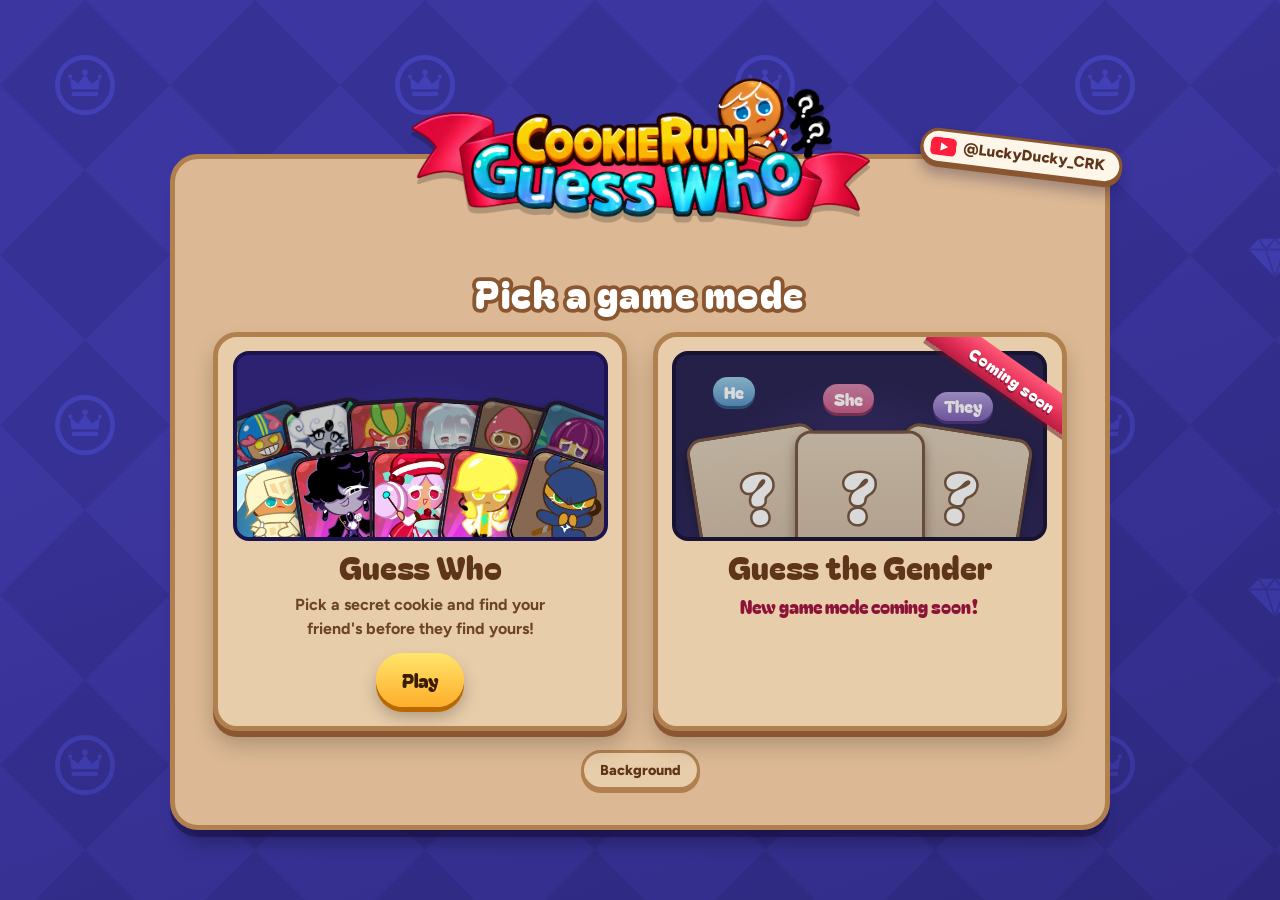
<file: index.html>
<!doctype html>
<html lang="en">
<head>
<meta charset="utf-8">
<meta name="viewport" content="width=device-width, initial-scale=1">
<title>Cookie Run Guess Who</title>
<link rel="preconnect" href="https://fonts.googleapis.com">
<link rel="preconnect" href="https://fonts.gstatic.com" crossorigin>
<link href="https://fonts.googleapis.com/css2?family=Bagel+Fat+One&family=Figtree:wght@500;700;800&display=swap" rel="stylesheet">
<link rel="stylesheet" href="style.css?v=20261126-1919">
</head>
<body>
<div id="scene" aria-hidden="true"></div>

<!-- game mode menu: shown first; modes.js -->
<section id="modes" class="modes" aria-labelledby="modesTitle" hidden>
  <div class="modesSheet">
    <h1 class="modesLogo"><img src="images/logo.png" alt="Cookie Run Guess Who"></h1>
    <a class="yt" href="https://www.youtube.com/@LuckyDucky_CRK" target="_blank" rel="noopener"
      title="LuckyDucky on YouTube"><svg viewBox="0 0 28 20" aria-hidden="true"><rect width="28" height="20" rx="6" fill="#ff1f3d"/><path d="M11 5.5v9l8-4.5z" fill="#fff"/></svg><span>@LuckyDucky_CRK</span></a>
    <h2 id="modesTitle" class="modesTitle">Pick a game mode</h2>
    <div class="modeCards">
      <button id="modeWho" class="modeCard" type="button">
        <span class="modeArt whoArt" aria-hidden="true"></span>
        <span class="modeName">Guess Who</span>
        <span class="modeText">Pick a secret cookie and find your friend's before they find yours!</span>
        <span class="btn modePlay">Play</span>
      </button>
      <button id="modeGender" class="modeCard soon" type="button">
        <span class="soonRibbon" aria-hidden="true">Coming soon</span>
        <span class="modeArt genderArt" aria-hidden="true"></span>
        <span class="modeName">Guess the Gender</span>
        <span class="modeText modeSoonText">New game mode coming soon!</span>
        <span class="modeText modeTesterText">Testers only: tap the right pronouns before you run out of hearts!</span>
        <span class="btn modePlay">Play</span>
      </button>
    </div>
    <button class="ghost bgBtn modesBg" type="button">Background</button>
  </div>
</section>
<main class="folder">
  <section class="sheet">
    <h1 class="logo">
      <img class="logoImg" src="images/logo.png" alt="Cookie Run Guess Who" hidden
        onload="this.hidden=false;this.parentNode.classList.add('has-img')" onerror="this.remove()">
      <span class="ribbon" aria-hidden="true"></span>
      <span class="l1">Cookie Run</span>
      <span class="l2">Guess Who</span>
      <span class="qs" aria-hidden="true"><i>?</i><i>?</i></span>
    </h1>
    <a class="yt" href="https://www.youtube.com/@LuckyDucky_CRK" target="_blank" rel="noopener"
      title="LuckyDucky on YouTube"><svg viewBox="0 0 28 20" aria-hidden="true"><rect width="28" height="20" rx="6" fill="#ff1f3d"/><path d="M11 5.5v9l8-4.5z" fill="#fff"/></svg><span>@LuckyDucky_CRK</span></a>
    <div class="toolbar">
      <input id="find" class="find" type="search" placeholder="Find a cookie…" aria-label="Find a cookie" autocomplete="off">
      <select id="rarity" class="rarity" aria-label="Filter by rarity" hidden>
        <option value="">All rarities</option>
      </select>
      <button id="hideOut" class="ghost" type="button" aria-pressed="false" hidden>Hide ruled out</button>
      <a id="statsLink" class="ghost statsLink" href="stats/index.html" hidden>Stats</a>
    </div>
    <div class="trayWrap">
      <div id="tray" class="tray">
        <div id="empty" class="emptyMsg" hidden>
          <p>The oven is empty. Add your cookie images to the <b>images</b> folder and run <b>make_cookies.py</b>, or load them straight from your computer.</p>
          <label class="btn">Choose images<input id="files" type="file" accept="image/*" multiple hidden></label>
        </div>
        <p id="noMatch" class="emptyMsg" hidden>No cookie matches that name.</p>
        <div id="grid" class="grid" role="list"></div>
      </div>
      <button id="moreUp" class="moreHint up" type="button" aria-label="Scroll to the top" hidden>▲</button>
      <button id="moreDown" class="moreHint down" type="button" aria-label="Scroll down for more cookies" hidden>▼ more</button>
    </div>
  </section>

  <aside class="choice">
   <h2 class="choiceTitle">Cookie Choice</h2>
   <div class="stick">
    <div id="portrait" class="portrait">
      <img id="choiceImg" alt="" hidden>
      <span id="choiceEmpty" class="unknown" aria-hidden="true">?</span>
    </div>
    <div class="who">
      <p id="choiceName" class="choiceName"></p>
      <p id="hint" class="hint" aria-live="polite"></p>
      <button id="boardTag" class="boardTag" type="button" hidden></button>
    </div>

    <div id="pickCtl" class="controls" hidden>
      <button id="lock" class="btn" type="button" disabled>Lock in my cookie</button>
      <button id="collabBtn" class="ghost collabBtn" type="button" aria-pressed="false" hidden>Collab cookies: Off</button>
      <button id="boardBtn" class="ghost boardBtn" type="button">Board</button>
      <button class="ghost bgBtn" type="button">Background</button>
    </div>
    <div id="boardCtl" class="controls" hidden>
      <button id="guess" class="btn guessBtn" type="button" aria-pressed="false">GUESS A COOKIE!</button>
      <button id="endTurn" class="ghost endTurn" type="button">End turn</button>
      <button id="peek" class="ghost" type="button" aria-pressed="false">Hide my cookie</button>
      <button id="reset" class="ghost" type="button">Flip all back up</button>
      <button id="again" class="ghost" type="button">New cookie</button>
      <button class="ghost bgBtn" type="button">Background</button>
    </div>
   </div>
  </aside>
  <button class="modesLink" type="button"><span aria-hidden="true">←</span> Game modes</button>
</main>

<dialog id="bgDialog" aria-labelledby="bgTitle">
  <header class="dlgHead">
    <h2 id="bgTitle">Pick a background</h2>
    <button id="bgClose" class="ghost" type="button">Done</button>
  </header>
  <div id="bgList"></div>
</dialog>
<dialog id="boardDialog" class="boardDialog" aria-labelledby="boardTitle">
  <header class="dlgHead">
    <h2 id="boardTitle">Board</h2>
    <button id="boardClose" class="ghost" type="button">Done</button>
  </header>
  <div class="boardBody">
    <p class="boardIntro">Play on the same random board as your friend: one of you makes a board, the other joins with its code.</p>

    <section class="boardNow">
      <span class="boardLabel">Current board</span>
      <strong id="boardCode" class="boardCode">All cookies</strong>
      <span id="boardCount" class="boardCount"></span>
      <label id="collabRow" class="collabRow" hidden>
        <input id="collabToggle" type="checkbox" role="switch">
        <span class="collabSwitch" aria-hidden="true"></span>
        <span class="collabText"><b>Collab cookies</b><small>Sonic, Wicked, KPop Demon Hunters, Digital Circus</small></span>
      </label>
      <div class="boardCopy">
        <button id="copyCode" class="ghost" type="button">Copy code</button>
        <button id="copyLink" class="ghost" type="button">Copy link</button>
      </div>
    </section>

    <section>
      <h3>Make a new board</h3>
      <div class="sizes" role="radiogroup" aria-label="Board size">
        <label><input type="radio" name="boardSize" value="25"><span>25</span></label>
        <label><input type="radio" name="boardSize" value="50" checked><span>50</span></label>
        <label><input type="radio" name="boardSize" value="75"><span>75</span></label>
        <label><input type="radio" name="boardSize" value="ALL"><span id="sizeAll">All</span></label>
        <label><input type="radio" name="boardSize" value="CUSTOM"><span>Custom</span></label>
      </div>
      <label id="customRow" class="customRow" hidden>
        <span>How many cookies?</span>
        <input id="customSize" class="customSize" type="number" min="2" step="1" value="30" inputmode="numeric">
      </label>
      <button id="makeBoard" class="btn" type="button">Make a new board</button>
    </section>

    <section>
      <h3>Join a friend's board</h3>
      <form id="joinForm" class="joinRow">
        <input id="joinCode" class="find joinCode" type="text" placeholder="e.g. 7Q4M-40" aria-label="Board code" autocomplete="off" spellcheck="false">
        <button class="btn" type="submit">Join</button>
      </form>
      <p id="joinMsg" class="joinMsg" aria-live="polite"></p>
    </section>

    <p id="boardWarn" class="boardWarn" hidden>Changing the board starts a new game.</p>
    <button id="allBoard" class="ghost allBoard" type="button">Use all cookies</button>
  </div>
</dialog>
<dialog id="turnDialog" class="boardDialog turnDialog" aria-labelledby="turnTitle">
  <header class="dlgHead">
    <h2 id="turnTitle">Questions</h2>
    <button id="turnClose" class="ghost" type="button">Done</button>
  </header>
  <div class="boardBody">
    <section id="turnNow" class="turnNow">
      <h3>This turn</h3>
      <p id="turnNowText" class="turnNowText"></p>
      <div id="turnNowPics" class="turnPics"></div>
      <form id="turnForm" class="joinRow">
        <input id="turnQ" class="find turnQ" type="text" maxlength="120" autocomplete="off"
          placeholder="What did you ask? e.g. Does it wear a hat? – no" aria-label="Your question">
        <button class="btn" type="submit">Save turn</button>
      </form>
    </section>

    <section>
      <h3>Earlier questions</h3>
      <ol id="turnLog" class="turnLog"></ol>
      <p id="turnEmpty" class="turnEmpty">No questions saved yet. After each question, press <b>End turn</b> to save which cookies it ruled out.</p>
    </section>
  </div>
</dialog>
<dialog id="allPicsDialog" class="boardDialog allPicsDialog" aria-labelledby="allPicsTitle">
  <header class="dlgHead">
    <h2 id="allPicsTitle">Cookies</h2>
    <button id="allPicsClose" class="ghost" type="button">Back</button>
  </header>
  <div class="boardBody">
    <p id="allPicsText" class="turnNowText"></p>
    <div id="allPicsGrid" class="allPicsGrid"></div>
  </div>
</dialog>
<dialog id="unlockDialog" class="boardDialog unlockDialog" aria-labelledby="unlockTitle">
  <header class="dlgHead">
    <h2 id="unlockTitle">Tester access</h2>
    <button id="unlockClose" class="ghost" type="button">Close</button>
  </header>
  <form id="unlockForm" class="boardBody">
    <p class="boardIntro">Enter the tester password.</p>
    <div class="joinRow">
      <input id="unlockPass" class="find unlockPass" type="password" autocomplete="off" aria-label="Tester password" required>
      <button class="btn" type="submit">Unlock</button>
    </div>
    <p id="unlockMsg" class="joinMsg" aria-live="polite"></p>
  </form>
</dialog>
<div id="stage" class="stage" role="dialog" aria-modal="true" aria-labelledby="stageTitle" hidden>
  <div class="stageRays" aria-hidden="true"></div>
  <div class="stageInner">
    <div id="stageCard" class="stageCard">
      <img id="stageImg" alt="">
      <p id="stageName" class="stageName"></p>
    </div>

    <div id="stageAsk" class="stagePanel" hidden>
      <h2 id="stageTitle" class="stageTitle">Was this guess right?</h2>
      <div class="stageButtons">
        <button id="guessYes" class="btn" type="button">Yes, that's it!</button>
        <button id="guessNo" class="btn nope" type="button">Nope</button>
      </div>
    </div>

    <div id="stageWin" class="stagePanel" hidden>
      <h2 id="winTitle" class="winTitle">Congratulations, you win!</h2>
      <div class="stageButtons">
        <button id="playAgain" class="btn" type="button">Play again</button>
        <button id="winBack" class="ghost" type="button">Back to board</button>
      </div>
    </div>
  </div>
</div>

<script src="stats-config.js?v=20261126-1919"></script>
<script src="stats.js?v=20261126-1919"></script>
<script src="cookies.js?v=20261126-1919"></script>
<script src="backgrounds.js?v=20261126-1919"></script>
<script src="modes.js?v=20261126-1919"></script>
<script src="app.js?v=20261126-1919"></script>
<script src="fx.js?v=20261126-1919"></script>
</body>
</html>
</file>
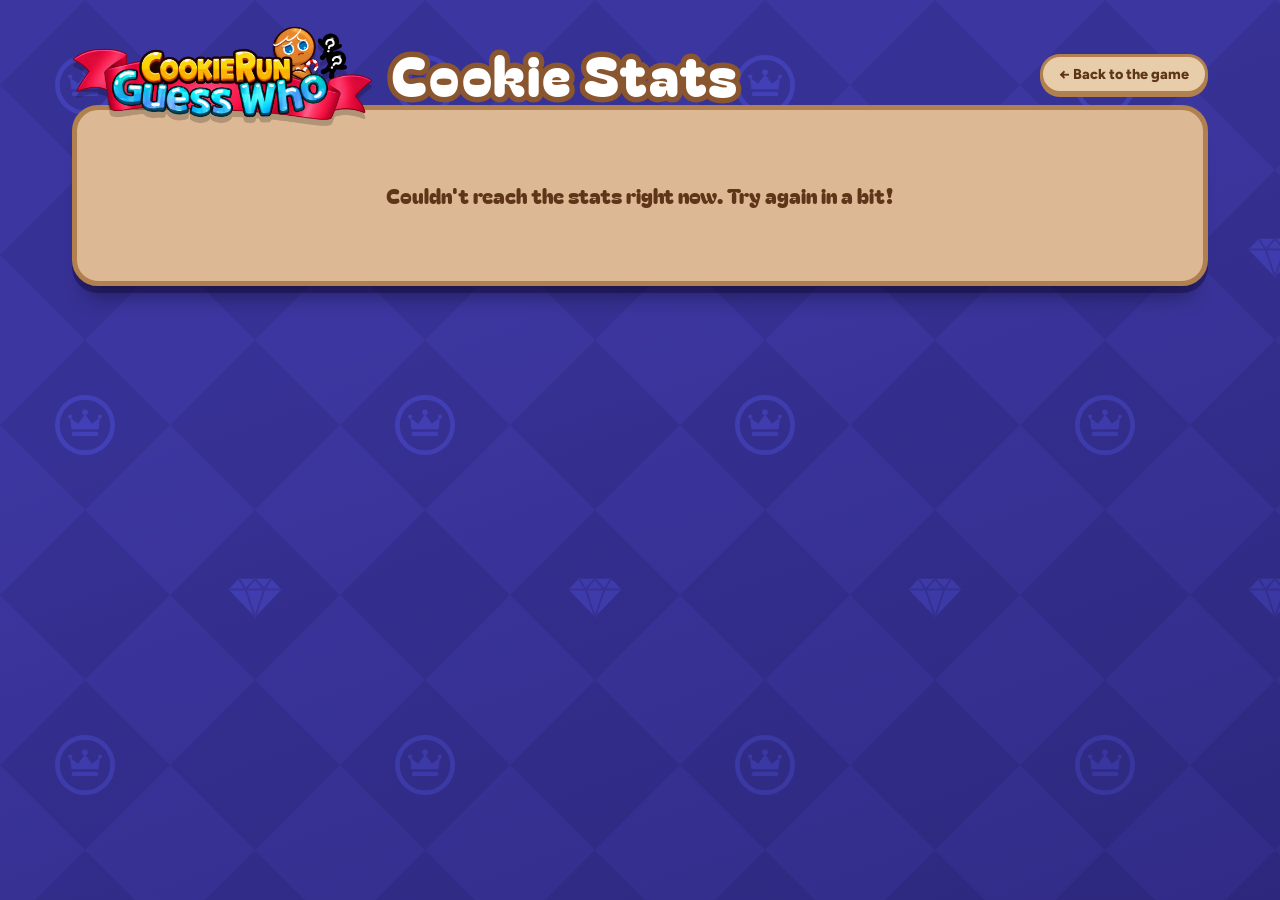
<file: stats/index.html>
<!doctype html>
<html lang="en">
<head>
<meta charset="utf-8">
<meta name="viewport" content="width=device-width, initial-scale=1">
<title>Cookie Stats · Cookie Run Guess Who</title>
<link rel="preconnect" href="https://fonts.googleapis.com">
<link rel="preconnect" href="https://fonts.gstatic.com" crossorigin>
<link href="https://fonts.googleapis.com/css2?family=Bagel+Fat+One&family=Figtree:wght@500;700;800&display=swap" rel="stylesheet">
<link rel="stylesheet" href="../style.css?v=20261126-1919">
<link rel="stylesheet" href="stats.css?v=20261126-1919">
</head>
<body class="statsBody">
<div class="statsScene" aria-hidden="true"></div>
<main class="statsPage">
  <header class="statsHead">
    <a class="statsLogo" href="../index.html" title="Back to the game">
      <img src="../images/logo.png" alt="Cookie Run Guess Who" onerror="this.replaceWith(Object.assign(document.createElement('span'),{textContent:'Guess Who'}))">
    </a>
    <h1 class="statsTitle">Cookie Stats</h1>
    <a class="ghost backLink" href="../index.html">← Back to the game</a>
  </header>

  <section class="statsSheet">
    <p id="statsMsg" class="statsMsg">Counting cookies…</p>

    <div id="statsBody" hidden>
      <div id="tiles" class="tiles"></div>

      <h2 class="sectionTitle">Fun facts</h2>
      <div id="facts" class="facts"></div>

      <h2 class="sectionTitle">Top cookies</h2>
      <div id="lists" class="lists"></div>

      <p class="privacy">These are totals only. No IP addresses, names or anything you type are stored;
        different players are counted with an anonymous random id that's scrambled before it's saved.</p>
      <p id="updated" class="updated"></p>
    </div>
  </section>
</main>
<script src="../stats-config.js?v=20261126-1919"></script>
<script src="../cookies.js?v=20261126-1919"></script>
<script src="../backgrounds.js?v=20261126-1919"></script>
<script src="stats-page.js?v=20261126-1919"></script>
</body>
</html>
</file>
<file: style.css>
:root {
  --logo-w: clamp(220px, min(38vw, 62vh), 560px);   /* logo width: follows the window's width and height */
  --indigo: #3b2fa3;
  --indigo-deep: #2a1f80;
  --tan: #dcb994;
  --tan-lite: #e8cdaa;
  --tan-edge: #b0804f;
  --wood: #8a5630;
  --wood-dark: #5e3519;
  --tray: #2c2270;
  --tray-edge: #1c1450;
  --gum: #ff4f9a;
  --butter: #ffd84a;
  --mint: #62e3d8;
  --ink: #4a2a12;
  --r-card: 14px;
  --r-btn: 999px;
  --display: "Bagel Fat One", "Arial Rounded MT Bold", system-ui, sans-serif;
  --body: "Figtree", system-ui, sans-serif;
}

* {
  box-sizing: border-box;
}

html {
  color-scheme: light;
}

html,
body {
  height: 100%;
  overflow: hidden;   /* the page itself never scrolls; only the cookie tray does */
}

body {
  margin: 0;
  height: 100vh;
  height: 100dvh;
  display: flex;
  flex-direction: column;
  justify-content: center;
  color: var(--ink);
  font: 500 1rem/1.5 var(--body);
  background: rgb(54, 49, 148);   /* only visible for a moment before the background loads */
}

[hidden] {
  display: none !important;
}

@keyframes pop {
  from {
    transform: scale(0.7);
    opacity: 0;
  }
}

@keyframes drop {
  from {
    transform: translateY(-50px) rotate(-6deg);
    opacity: 0;
  }
}

/* chosen cutscene background */
#scene {
  position: fixed;
  inset: 0;
  z-index: -2;   /* behind the floating toppings (z-index -1) */
  background: center/cover no-repeat;
}

body.has-bg #scene::after {
  content: "";
  position: absolute;
  inset: 0;
  background: rgba(27, 16, 70, 0.2);
}

/* the folder: a tall sheet on the left, a shorter "Cookie Choice" flap on the right */
.folder {
  display: grid;
  grid-template-columns: minmax(0, 1fr) clamp(250px, 22vw, 360px);
  align-items: stretch;
  grid-template-rows: minmax(0, 1fr);
  width: 100%;
  max-width: 1920px;
  height: 100%;
  max-height: 1240px;   /* on very tall screens it stops growing and sits centred */
  margin: 0 auto;
  padding: clamp(3.4rem, min(8vw, 12vh), 6.5rem) clamp(16px, 2vw, 2rem) clamp(1.9rem, 3.4vh, 2.4rem);   /* bottom: room for "← Game modes" */
}

/* the folder's shadow: plain box shadows (a drop-shadow filter would repaint the whole
   folder every time one of the cookies animates, which gets slow with hundreds of them) */
.sheet,
.choice {
  /* negative spread keeps the soft shadow underneath, so it can't draw a line where the two meet */
  box-shadow:
    0 7px 0 rgba(20, 10, 60, 0.45),
    0 24px 20px -14px rgba(0, 0, 0, 0.35);
}

.sheet,
.choice {
  background: var(--tan);
  border: 5px solid var(--tan-edge);
}

.sheet {
  position: relative;
  display: flex;
  flex-direction: column;
  min-height: 0;
  border-radius: 26px 26px 0 26px;
  padding: clamp(4.2rem, min(9vw, 15vh), 7.2rem) clamp(14px, 2.4vw, 2.2rem) clamp(14px, 2.4vw, 2.2rem);
}

.choice {
  position: relative;
  z-index: 1;
  margin: clamp(5rem, 9vw, 7.5rem) 0 0 -5px;
  border-left: 0;
  border-radius: 0 26px 26px 0;
  padding: 0 clamp(14px, 1.8vw, 1.6rem) 1.6rem;
  display: flex;
  flex-direction: column;
  align-items: center;
  text-align: center;
}

.choice::before {
  /* rounded inner corner where the flap meets the sheet */
  content: "";
  position: absolute;
  left: 0;
  top: -27px;
  width: 27px;
  height: 27px;
  background: radial-gradient(circle at 100% 0, transparent 22px, var(--tan-edge) 22.5px 27px, var(--tan) 27.5px);
}

.stick {
  display: flex;
  flex-direction: column;
  align-items: center;
  width: 100%;
  flex: 1;
  min-height: 0;   /* gives the portrait a known amount of room to fill */
}

.stick > :not(.portrait) {
  flex: none;   /* text and buttons keep their size; only the portrait flexes */
}

/* ribbon logo */
.logo {
  position: absolute;
  left: clamp(-34px, -2vw, -12px);
  top: clamp(-4rem, -6vw, -3rem);
  margin: 0;
  display: grid;
  justify-items: start;
  padding: 0.35em 1.4em 0.5em 1.1em;
  font-weight: 400;
  line-height: 0.86;
  font-family: var(--display);
  transform: rotate(-2deg);
  animation: drop 0.9s cubic-bezier(0.3, 1.6, 0.5, 1) both;
}

.ribbon {
  position: absolute;
  inset: 44% -6% -2% -4%;
  z-index: -1;
  background: linear-gradient(#ff5a78, #e22d55 60%, #b81d42);
  border-radius: 6px;
  clip-path: polygon(0 0, 100% 0, 94% 50%, 100% 100%, 0 100%, 6% 50%);
  box-shadow: inset 0 3px 0 rgba(255, 255, 255, 0.35);
}

.l1,
.l2 {
  display: block;
  color: transparent;
  -webkit-background-clip: text;
  background-clip: text;
  letter-spacing: -.01em;
}

.l1 {
  font-size: clamp(1.7rem, 3.6vw, 3rem);
  margin-left: 1.6em;
  background-image: linear-gradient(#fff6a8, #ffd23a 45%, #ff9a1f);
  filter:
    drop-shadow(2px 0 0 #6b2c06)
    drop-shadow(-2px 0 0 #6b2c06)
    drop-shadow(0 2px 0 #6b2c06)
    drop-shadow(0 -2px 0 #6b2c06)
    drop-shadow(0 3px 0 #6b2c06);
}

.l2 {
  font-size: clamp(2.6rem, 6vw, 5rem);
  background-image: linear-gradient(#f2fffd, #8ff2ea 40%, #2fb9c6);
  filter:
    drop-shadow(3px 0 0 #1f4f6e)
    drop-shadow(-3px 0 0 #1f4f6e)
    drop-shadow(0 3px 0 #1f4f6e)
    drop-shadow(0 -3px 0 #1f4f6e)
    drop-shadow(0 5px 0 #1f4f6e);
}

.qs {
  position: absolute;
  right: -.2em;
  top: -.25em;
  display: flex;
  gap: 0.05em;
  font-size: clamp(1.6rem, 3vw, 2.6rem);
  color: #fff;
}

.qs i {
  font-style: normal;
  -webkit-text-stroke: 5px #1d1030;
  paint-order: stroke fill;
  transform: rotate(14deg);
}

.qs i+i {
  font-size: 0.7em;
  transform: translateY(0.7em) rotate(-10deg);
}

.logoImg {
  display: block;
  width: var(--logo-w);
  height: auto;
  filter: drop-shadow(0 6px 0 rgba(0, 0, 0, 0.2));
}

.logo.has-img {
  padding: 0;
  transform: none;
}

.logo.has-img > span {
  display: none;
}

/* channel credit, hovering over the sheet's top-right corner */
.yt {
  position: absolute;
  right: -1.1rem;
  top: -1.3rem;
  z-index: 3;
  rotate: 7deg;
  display: flex;
  align-items: center;
  gap: 0.45rem;
  white-space: nowrap;
  padding: 0.35rem 0.85rem 0.35rem 0.45rem;
  border-radius: var(--r-btn);
  text-decoration: none;
  font: 800 0.95rem/1 var(--body);
  color: var(--wood-dark);
  background: #fff6ea;
  border: 3px solid var(--wood);
  box-shadow: 0 3px 0 var(--wood), 0 10px 14px rgba(20, 10, 60, 0.3);
  animation: hover 3.2s ease-in-out infinite;
}

@keyframes hover {
  50% {
    translate: 0 -6px;
  }
}

.yt svg {
  width: 26px;
  height: auto;
  flex: none;
}

.yt:hover {
  animation-play-state: paused;
}

.yt:focus-visible {
  outline: 4px solid var(--mint);
  outline-offset: 3px;
}

/* cookie tray */
.trayWrap {
  position: relative;
  flex: 1;
  min-height: 0;
  display: flex;
}

.tray {
  flex: 1;
  border: 4px solid var(--tray-edge);
  /* a darker window onto the page background: the chosen cutscene, or the indigo diamonds */
  /* the same background as the page, lined up with it (fixed) and tinted darker */
  background:
    linear-gradient(var(--tray-tint, rgba(14, 8, 40, 0.4)), var(--tray-tint, rgba(14, 8, 40, 0.4))),
    var(--scene, none) var(--scene-pos, center) / var(--scene-size, cover) var(--scene-repeat, no-repeat) fixed,
    rgb(40, 36, 110);
  border-radius: 6px;
  padding: 12px;
  box-shadow: inset 0 4px 10px rgba(0, 0, 0, 0.35);
  min-height: 0;
  overflow-y: auto;
  overscroll-behavior: contain;
  scrollbar-width: none;   /* scrollable, but no visible scrollbar */
}

.tray::-webkit-scrollbar {
  display: none;
}

.tray {
  container-type: inline-size;
}

/* 10 cookies a row when there's room; fewer, still roomy tiles on smaller screens */
.grid {
  display: grid;
  grid-template-columns: repeat(auto-fill, minmax(88px, 1fr));
  gap: 12px;   /* wide enough for the background to show between the cookies */
}

@container (min-width:760px) {
  .grid {
    grid-template-columns: repeat(10, minmax(0, 1fr));
  }
}

.card {
  --i: 0;
  position: relative;
  display: block;
  padding: 0;
  border: 2px solid #2c1d33;
  border-radius: var(--r-card);
  background: #2c1d33;
  cursor: pointer;
  overflow: hidden;
  font: inherit;
  color: #fff;
  /* a light ring and a firm shadow so cookies stand out from a bright scene */
  box-shadow:
    0 0 0 2px rgba(255, 246, 234, 0.75),
    0 3px 0 2px rgba(0, 0, 0, 0.35),
    0 8px 16px rgba(10, 5, 40, 0.55);
  transition: transform 0.15s, filter 0.25s, box-shadow 0.15s, opacity 0.25s;
  animation: pop 0.4s cubic-bezier(0.3, 1.5, 0.5, 1) both;
  animation-delay: calc(var(--i)*14ms + 0.2s);
}

/* once the cards have popped in, switching between animations must not restart the entrance */
.grid.settled .card {
  animation: none;
}

.card img {
  display: block;
  width: 100%;
  aspect-ratio: 1;
  object-fit: cover;
}

.card:hover {
  transform: translateY(-3px);
  z-index: 1;
}

.card .tag {
  position: absolute;
  left: 0;
  right: 0;
  bottom: 0;
  padding: 14px 6px 5px;
  font-size: 0.8rem;
  font-weight: 800;
  line-height: 1.1;
  text-align: center;
  background: linear-gradient(transparent, rgba(20, 8, 30, 0.85));
  opacity: 0;
  transition: opacity 0.15s;
}

.card:hover .tag,
.card:focus-visible .tag {
  opacity: 1;
}

body[data-mode="pick"] .card[aria-pressed="true"] {
  outline: 4px solid var(--butter);
  outline-offset: -2px;
  box-shadow: 0 0 0 4px var(--gum), 0 8px 18px rgba(0, 0, 0, 0.45);
  transform: translateY(-3px) scale(1.03);
  z-index: 2;
}

body[data-mode="pick"] .card[aria-pressed="true"] .tag {
  opacity: 1;
}

/* ruled-out cookies: still recognisable, but clearly out, with a little background showing through */
body[data-mode="board"] .card[aria-pressed="true"] {
  opacity: 0.55;
  filter: grayscale(1) brightness(0.7);
  transform: scale(0.92);
  box-shadow: none;
  background: rgba(10, 5, 30, 0.6);
  border-color: rgba(255, 255, 255, 0.45);
  border-style: dashed;
}

body[data-mode="board"] .card[aria-pressed="true"]::after {
  content: "";
  position: absolute;
  inset: 0;
  background: repeating-linear-gradient(135deg, transparent 0 9px, rgba(0, 0, 0, 0.25) 9px 12px);
}

.emptyMsg {
  padding: 2rem;
  text-align: center;
  color: #fff3e4;
  font-size: 1.05rem;
}

.emptyMsg p {
  max-width: 52ch;
  margin: 0 auto 1.2rem;
}

/* cookie choice flap */
.choiceTitle {
  margin: 0.35rem 0 0.4rem;   /* sits inside the panel, clear of its top edge */
  padding: 0 0.3em;
  font: 400 clamp(2.2rem, 3.4vw, 3.1rem)/1.1 var(--display);
  color: #fff;
  /* outline and spacing grow with the letters, so they never run into each other */
  -webkit-text-stroke: 0.22em var(--wood);
  paint-order: stroke fill;
  letter-spacing: 0.05em;
  white-space: nowrap;
}

/* medallion: the cookie fills the whole circle, the wooden ring sits on top of it */
.portrait {
  position: relative;
  /* the portrait takes whatever height the panel has left (up to 300px) and stays round */
  flex: 0 1 300px;
  width: auto;
  height: auto;
  min-height: 72px;
  max-height: 300px;
  max-width: 100%;
  aspect-ratio: 1;
  border-radius: 50%;
  margin: 0.4rem 0 0.9rem;
  background: radial-gradient(circle at 50% 38%, #f1d6b2, #c99a6a 75%);
  box-shadow:
    0 0 0 clamp(2px, 0.45vh, 4px) var(--wood-dark),
    0 clamp(4px, 0.9vh, 8px) 0 clamp(2px, 0.45vh, 4px) rgba(94, 53, 25, 0.35);
  display: grid;
  place-items: center;
  overflow: hidden;
  isolation: isolate;
}

.portrait::after {
  content: "";
  position: absolute;
  inset: 0;
  border-radius: 50%;
  pointer-events: none;
  z-index: 2;
  /* the ring follows the window height: thin on short windows, so the cookie gets more room */
  border: clamp(5px, 1.6vh, 14px) solid #a8723f;
  box-shadow:
    inset 0 0 0 clamp(2px, 0.45vh, 4px) var(--wood-dark),
    inset 0 clamp(5px, 1.4vh, 12px) clamp(8px, 2.3vh, 20px) rgba(0, 0, 0, 0.4),
    inset 0 -6px 14px rgba(255, 235, 200, 0.25);
  background: radial-gradient(circle at 32% 22%, rgba(255, 255, 255, 0.28), transparent 32%);
}

.portrait img {
  position: absolute;
  inset: 0;
  width: 100%;
  height: 100%;
  object-fit: cover;
  transform: scale(1) translateY(2%);   /* fully zoomed out; the breathing zooms in a little from here */
}

.unknown {
  position: relative;
  z-index: 1;
  font: 400 7rem/1 var(--display);
  color: #fff;
  -webkit-text-stroke: 10px var(--wood);
  paint-order: stroke fill;
  opacity: 0.85;
}

.portrait.hidden img {
  filter: blur(16px) brightness(0.5);
}

.choiceName {
  margin: 0;
  font: 400 1.5rem/1.15 var(--display);
  color: var(--wood-dark);
}

.choiceName.hidden {
  filter: blur(8px);
}

.hint {
  margin: 0.3rem 0 1rem;
  font-weight: 700;
  color: #6b4426;
}

body[data-mode="board"] .hint {
  font: 400 1.15rem var(--display);
  color: #2a8a86;
}

.controls {
  display: flex;
  flex-wrap: wrap;
  justify-content: center;
  gap: 0.5rem;
  width: 100%;
  margin-top: 0.5rem;
}

.controls + .controls {
  padding-top: 0;   /* same gap between button groups as inside them */
}

/* buttons */
.btn {
  display: inline-block;
  cursor: pointer;
  border: 0;
  border-radius: var(--r-btn);
  padding: 0.8rem 1.6rem;
  font: 400 1.2rem var(--display);
  color: #3a1d00;
  background: linear-gradient(#ffe56b, #ffae2b);
  box-shadow: 0 5px 0 #b86a00, 0 10px 16px rgba(0, 0, 0, 0.25);
  transition: transform 0.12s, box-shadow 0.12s;
}

.btn:active {
  transform: translateY(4px);
  box-shadow: 0 1px 0 #b86a00;
}

.btn:disabled {
  filter: grayscale(1) brightness(0.85);
  opacity: 0.7;
  cursor: not-allowed;
}

.ghost {
  font: 800 0.9rem var(--body);
  color: var(--wood-dark);
  cursor: pointer;
  padding: 0.5rem 1rem;
  border-radius: var(--r-btn);
  background: var(--tan-lite);
  border: 3px solid var(--tan-edge);
  box-shadow: 0 3px 0 var(--tan-edge);
}

.ghost:hover {
  background: #f3dcbd;
}

.ghost:active {
  transform: translateY(2px);
  box-shadow: 0 1px 0 var(--tan-edge);
}

.card:focus-visible,
.btn:focus-visible,
.ghost:focus-visible {
  outline: 4px solid var(--mint);
  outline-offset: 3px;
}

/* background picker */
#bgDialog {
  width: min(960px, calc(100vw - 32px));
  max-height: min(86vh, 900px);
  padding: 0;
  color: var(--ink);
  border: 5px solid var(--tan-edge);
  border-radius: 22px;
  overflow: hidden;
  background: var(--tan);
  box-shadow: 0 7px 0 rgba(20, 10, 60, 0.45), 0 20px 50px rgba(0, 0, 0, 0.5);
}

#bgDialog[open] {
  display: flex;
  flex-direction: column;
  animation: pop 0.3s cubic-bezier(0.3, 1.5, 0.5, 1);
}

#bgDialog::backdrop {
  background: rgba(16, 10, 60, 0.65);
  backdrop-filter: blur(3px);
}

.dlgHead {
  display: flex;
  align-items: center;
  justify-content: space-between;
  gap: 1rem;
  padding: 1rem 1.2rem;
  background: var(--tan-lite);
  border-bottom: 4px solid var(--tan-edge);
}

.dlgHead h2 {
  margin: 0;
  font: 400 1.6rem var(--display);
  color: #fff;
  -webkit-text-stroke: 0.2em var(--wood);
  paint-order: stroke fill;
  letter-spacing: 0.04em;
}

#bgList {
  overflow-y: auto;
  padding: 0 1.2rem 1.4rem;
}

#bgList h3 {
  margin: 1.3rem 0 0.6rem;
  font: 400 1.1rem var(--display);
  color: var(--wood-dark);
}

.bgGrid {
  display: grid;
  grid-template-columns: repeat(auto-fill, minmax(150px, 1fr));
  gap: 10px;
  margin-top: 1rem;
}

#bgList h3 + .bgGrid {
  margin-top: 0;
}

.bgOpt {
  padding: 5px;
  border: 3px solid var(--tray-edge);
  border-radius: 12px;
  color: #fff3e4;
  font: inherit;
  cursor: pointer;
  background: var(--tray);
  text-align: left;
  transition: transform 0.15s, border-color 0.15s;
}

.bgOpt:hover {
  transform: translateY(-2px);
}

.bgOpt[aria-pressed="true"] {
  border-color: var(--butter);
  box-shadow: 0 0 0 3px var(--gum);
}

.bgOpt:focus-visible {
  outline: 4px solid var(--mint);
  outline-offset: 2px;
}

.bgOpt .thumb {
  display: block;
  aspect-ratio: 16/9;
  border-radius: 7px;
  overflow: hidden;
  background: rgb(54, 49, 148);
}

.bgOpt img {
  width: 100%;
  height: 100%;
  object-fit: cover;
  display: block;
}


/* desktop: the panel measures itself, so the portrait can never be taller than the panel is wide */
@media (min-width: 861px) {
  .stick {
    container-type: size;
  }

  .portrait {
    max-height: min(300px, 100cqw);
  }
}

/* short windows: a more compact Cookie Choice panel so it fits without scrolling */
@media (min-width: 861px) and (max-height: 820px) {
  .choice {
    margin-top: clamp(3.4rem, 6vw, 4.6rem);
  }

  .portrait {
    margin-bottom: 0.5rem;
  }

  .choiceTitle {
    font-size: clamp(1.8rem, 2.6vw, 2.4rem);
    margin-bottom: 0.2rem;
  }

  .hint {
    margin-bottom: 0.4rem;
  }

  .controls {
    gap: 0.4rem;
    margin-top: 0.4rem;
  }

  .guessBtn {
    padding: 0.7rem 0.8rem;
    font-size: clamp(1rem, 1.45vw, 1.2rem);
    white-space: nowrap;
  }


  .ghost {
    padding: 0.35rem 0.8rem;
    font-size: 0.82rem;
  }
}

/* very short windows: squeeze the board controls a bit more */
@media (min-width: 861px) and (max-height: 700px) {
  .choiceTitle {
    font-size: 1.7rem;
  }

  .portrait {
    min-height: 60px;
    margin: 0.2rem 0 0.3rem;
  }

  .choiceName {
    font-size: 1.2rem;
  }

  .hint {
    margin: 0 0 0.3rem;
    font-size: 0.9rem;
  }

  body[data-mode="board"] .hint {
    font-size: 1rem;
  }

  .guessBtn {
    padding: 0.55rem 0.8rem;
  }

  .controls {
    gap: 0.35rem;
    margin-top: 0.35rem;
  }

  .ghost {
    padding: 0.28rem 0.7rem;
    font-size: 0.78rem;
  }
}

/* very short windows (e.g. a laptop with the browser zoomed in): everything around the portrait shrinks */
@media (min-width: 861px) and (max-height: 580px) {
  .choice {
    margin-top: 2.6rem;
    padding-bottom: 0.9rem;
  }

  .choiceTitle {
    font-size: 1.45rem;
    margin: 0.2rem 0 0.1rem;
  }

  .portrait {
    min-height: 104px;
    margin: 0.2rem 0 0.25rem;
  }

  .choiceName {
    font-size: 1.05rem;
  }

  .hint,
  body[data-mode="board"] .hint {
    margin: 0 0 0.2rem;
    font-size: 0.85rem;
  }

  .guessBtn {
    padding: 0.45rem 0.8rem;
    font-size: 1.05rem;
    margin-bottom: 0.25rem;
  }

  .btn {
    padding: 0.5rem 1.1rem;
    font-size: 1rem;
  }

  .ghost {
    padding: 0.22rem 0.65rem;
    font-size: 0.74rem;
  }

  .controls {
    gap: 0.3rem;
    margin-top: 0.3rem;
  }
}

/* extremely short windows: the portrait sits beside the name instead of above it */
@media (min-width: 861px) and (max-height: 500px) {
  .stick {
    display: grid;
    grid-template-columns: auto 1fr;
    align-items: center;
    align-content: start;
    gap: 0 0.6rem;
    text-align: left;
  }

  .portrait {
    width: min(112px, 46cqw);
    min-height: 0;   /* width decides, so it stays a circle */
    max-height: none;
    margin: 0.2rem 0;
  }

  /* picking has fewer buttons, so the portrait can be bigger */
  body[data-mode="pick"] .portrait {
    width: min(150px, 56cqw);
  }

  .who {
    min-width: 0;
  }

  .stick > .controls {
    grid-column: 1 / -1;
  }
}

/* phones: the folder becomes one sheet, Cookie Choice a bar pinned to the bottom */
@media(max-width:860px) {
  .yt {
    right: -.4rem;
    font-size: 0.8rem;
  }

  .folder {
    display: flex;
    flex-direction: column;
    max-height: none;
    padding-top: 4.5rem;
    padding-bottom: 2rem;   /* room for "← Game modes" */
  }

  .sheet {
    flex: 1;
  }

  .sheet {
    min-height: 0;
    border-radius: 26px 26px 0 0;
    border-bottom: 0;
    padding-top: clamp(4.4rem, 13vw, 5.6rem);
  }

  .choice {
    flex: none;
    margin: 0;
    border: 5px solid var(--tan-edge);
    border-top-width: 4px;
    border-radius: 0 0 26px 26px;
    padding: 0.6rem 0.8rem calc(0.7rem + env(safe-area-inset-bottom, 0px));
  }

  .choice::before,
  .choiceTitle {
    display: none;
  }

  .stick {
    display: grid;
    grid-template-columns: auto 1fr;
    align-items: center;
    gap: 0.2rem 0.8rem;
    text-align: left;
  }

  .portrait {
    flex: none;
    width: 76px;
    min-height: 0;
    margin: 0;
    grid-row: span 2;
    box-shadow: 0 0 0 3px var(--wood-dark);
  }

  .portrait::after {
    border-width: 6px;
    box-shadow: inset 0 0 0 2px var(--wood-dark), inset 0 4px 8px rgba(0, 0, 0, 0.35);
  }

  .unknown {
    font-size: 2.6rem;
    -webkit-text-stroke: 6px var(--wood);
  }

  .choiceName {
    font-size: 1.15rem;
  }

  .hint {
    margin: 0;
    font-size: 0.85rem;
  }

  body[data-mode="board"] .hint {
    font-size: 0.95rem;
  }

  .controls {
    grid-column: 1/-1;
    justify-content: flex-start;
    margin-top: 0.3rem;
  }

  .controls + .controls {
    padding-top: 0;
    margin-top: 0;
  }

  .btn {
    font-size: 1rem;
    padding: 0.6rem 1.2rem;
  }

  .ghost {
    font-size: 0.8rem;
    padding: 0.4rem 0.8rem;
  }
}

@media(max-width:560px) {
  .grid {
    grid-template-columns: repeat(3, 1fr);
    gap: 6px;
  }
}


/* =========================================================
   Life & motion (see fx.js)
   ========================================================= */

/* particles and emoji pops fly above everything */
.fxLayer {
  position: fixed;
  inset: 0;
  z-index: 50;
  pointer-events: none;
  overflow: hidden;
}

.fxSprite {
  position: absolute;
  height: auto;
  will-change: transform, opacity;
  filter: drop-shadow(0 3px 2px rgba(0, 0, 0, 0.25));
}

/* toppings drifting up behind the folder */
.floaters {
  position: fixed;
  inset: 0;
  z-index: -1;
  overflow: hidden;
  pointer-events: none;
}

.floaters span {
  position: absolute;
  left: var(--x);
  bottom: -80px;
  animation: rise var(--dur) linear var(--delay) infinite;
}

.floaters img {
  display: block;
  width: var(--size);
  opacity: var(--alpha);
  filter: blur(var(--blur)) drop-shadow(0 4px 4px rgba(0, 0, 0, 0.25));
  animation: sway calc(var(--dur) / 6) ease-in-out var(--delay) infinite alternate;
}

@keyframes rise {
  to {
    transform: translateY(calc(-100vh - 160px));
  }
}

@keyframes sway {
  from {
    transform: translateX(calc(var(--sway) * -1)) rotate(calc(var(--spin) * -18deg));
  }
  to {
    transform: translateX(var(--sway)) rotate(calc(var(--spin) * 18deg));
  }
}

/* the logo floats gently */
.logo {
  animation:
    drop 0.9s cubic-bezier(0.3, 1.6, 0.5, 1) both,
    bob 4.5s ease-in-out 1s infinite;
  cursor: pointer;
}

@keyframes bob {
  50% {
    translate: 0 -5px;
  }
}

/* "Cookie Choice" letters jump in a wave */
.choiceTitle .word > span {
  display: inline-block;
}

/* animated titles are split into words (which may wrap) made of letters (which animate) */
.word {
  white-space: nowrap;
}

.choiceTitle.wave .word > span {
  animation: letter 0.7s cubic-bezier(0.3, 1.6, 0.5, 1) calc(var(--n) * 45ms);
}

@keyframes letter {
  35% {
    transform: translateY(-12px) rotate(-6deg) scale(1.12);
  }
}

/* the empty portrait's question mark keeps wondering */
.unknown {
  animation: ponder 2.4s ease-in-out infinite;
}

@keyframes ponder {
  0%, 100% {
    transform: rotate(-8deg) translateY(0);
  }
  50% {
    transform: rotate(8deg) translateY(-8px);
  }
}

/* the chosen cookie breathes inside the frame */
.portrait img {
  animation: breathe 3.6s ease-in-out infinite;   /* fx.js pops the frame when the cookie changes */
}

@keyframes breathe {
  50% {
    transform: scale(1.06) translateY(1.5%);
  }
}

/* a slow shine sweeps across the wooden ring */
.portrait::before {
  content: "";
  position: absolute;
  inset: -20%;
  z-index: 3;
  pointer-events: none;
  background: linear-gradient(115deg, transparent 40%, rgba(255, 255, 255, 0.35) 50%, transparent 60%);
  animation: sweep 5s ease-in-out infinite;
}

@keyframes sweep {
  0%, 60% {
    transform: translateX(-70%);
  }
  100% {
    transform: translateX(70%);
  }
}

/* cookies wiggle when you hover them */
.card:hover img {
  animation: wiggle 0.5s ease-in-out;
}

@keyframes wiggle {
  25% {
    transform: rotate(-4deg) scale(1.04);
  }
  75% {
    transform: rotate(3deg) scale(1.04);
  }
}

/* the picked cookie shimmers */
body[data-mode="pick"] .grid .card[aria-pressed="true"] {
  animation: picked 1.6s ease-in-out infinite;
}

@keyframes picked {
  50% {
    box-shadow: 0 0 0 6px var(--gum), 0 0 24px 6px rgba(255, 216, 74, 0.7);
  }
}

/* "Lock in" calls for attention once it can be pressed */
.btn:not(:disabled) {
  animation: nudge 2.2s ease-in-out infinite;
}

@keyframes nudge {
  0%, 70%, 100% {
    scale: 1;
  }
  80% {
    scale: 1.07;
  }
  90% {
    scale: 0.98;
  }
}

.ghost {
  transition: transform 0.15s, background 0.15s;
}

.ghost:hover {
  transform: rotate(-2deg) translateY(-1px);
}

/* background thumbnails zoom a little on hover */
.bgOpt img {
  transition: transform 0.4s ease;
}

.bgOpt:hover img {
  transform: scale(1.08);
}


/* =========================================================
   The big guess
   ========================================================= */

.guessBtn {
  width: 100%;
  margin-bottom: 0.3rem;   /* room for its thick shadow, so the row below isn't glued to it */
  padding: 1rem 1.2rem;
  font-size: clamp(1.25rem, 1.8vw, 1.6rem);
  letter-spacing: 0.04em;
  color: #fff;
  -webkit-text-stroke: 0.22em #8c1238;
  paint-order: stroke fill;
  background: linear-gradient(#ff7aa8, #ff3d7f 55%, #e0215f);
  box-shadow:
    0 6px 0 #9c1440,
    0 12px 20px rgba(140, 20, 60, 0.35),
    inset 0 3px 0 rgba(255, 255, 255, 0.45);
  animation: guessCall 2.4s ease-in-out infinite;
}

.guessBtn:active {
  box-shadow: 0 1px 0 #9c1440;
}

@keyframes guessCall {
  0%, 65%, 100% {
    scale: 1;
    rotate: 0deg;
  }
  72% {
    scale: 1.06;
    rotate: -2deg;
  }
  80% {
    scale: 1.04;
    rotate: 2deg;
  }
  88% {
    scale: 1.02;
    rotate: 0deg;
  }
}

/* while guessing: cancel style on the button, the tray lights up */
.guessBtn[aria-pressed="true"] {
  color: var(--wood-dark);
  -webkit-text-stroke: 0;
  background: var(--tan-lite);
  box-shadow: 0 5px 0 var(--tan-edge);
  animation: none;
}

body[data-guessing="true"] .tray {
  animation: trayCall 1.2s ease-in-out infinite;
}

@keyframes trayCall {
  50% {
    box-shadow:
      inset 0 4px 10px rgba(0, 0, 0, 0.35),
      0 0 0 5px var(--butter),
      0 0 34px 8px rgba(255, 79, 154, 0.7);
  }
}

body[data-guessing="true"] .card:not([aria-pressed="true"]):hover {
  transform: translateY(-6px) scale(1.06);
  outline: 4px solid var(--butter);
  outline-offset: -2px;
}

body[data-guessing="true"] .card[aria-pressed="true"] {
  cursor: not-allowed;
}

/* ---------- the reveal stage ---------- */

.stage {
  position: fixed;
  inset: 0;
  z-index: 40;
  display: grid;
  place-items: center;
  padding: 1rem;
  background: radial-gradient(circle at 50% 45%, rgba(60, 30, 140, 0.75), rgba(10, 5, 35, 0.92) 70%);
}

.stage.leaving {
  animation: stageOut 0.38s ease-in forwards;
}

@keyframes stageOut {
  to {
    opacity: 0;
  }
}

/* spinning light rays behind the card */
.stageRays {
  position: absolute;
  inset: -50%;
  background: repeating-conic-gradient(from 0deg, rgba(255, 255, 255, 0.09) 0deg 9deg, transparent 9deg 24deg);
  mask-image: radial-gradient(circle, #000 15%, transparent 55%);
  -webkit-mask-image: radial-gradient(circle, #000 15%, transparent 55%);
  animation: spin 18s linear infinite;
  pointer-events: none;
}

@keyframes spin {
  to {
    rotate: 360deg;
  }
}

.stageInner {
  position: relative;
  display: flex;
  flex-direction: column;
  align-items: center;
  gap: 1.4rem;
}

.stageCard {
  width: min(62vmin, 340px);
  padding: 14px 14px 10px;
  border: 6px solid var(--tan-edge);
  border-radius: 28px;
  background: var(--tan);
  box-shadow:
    0 8px 0 var(--wood),
    0 0 0 4px var(--wood-dark),
    0 24px 60px rgba(0, 0, 0, 0.5);
  text-align: center;
}

.stageCard img {
  display: block;
  width: 100%;
  aspect-ratio: 1;
  object-fit: cover;
  border-radius: 18px;
}

.stageName {
  margin: 0.5rem 0 0;
  font: 400 clamp(1.4rem, 3vw, 2rem) / 1.1 var(--display);
  color: var(--wood-dark);
}

.stageCard.drumroll {
  animation: drumroll 0.95s ease-in;
}

@keyframes drumroll {
  0% {
    transform: none;
  }
  20% {
    transform: translateX(-3px) rotate(-1deg);
  }
  40% {
    transform: translateX(5px) rotate(1.5deg) scale(1.02);
  }
  60% {
    transform: translateX(-7px) rotate(-2deg) scale(1.04);
  }
  80% {
    transform: translateX(8px) rotate(2.5deg) scale(1.06);
  }
  100% {
    transform: scale(0.94);
  }
}

.stagePanel {
  text-align: center;   /* app.js pops it in */
}

.stageTitle,
.winTitle {
  margin: 0 0 1rem;
  font: 400 clamp(1.8rem, 4.5vw, 3rem) / 1.15 var(--display);
  color: #fff;
  -webkit-text-stroke: 0.2em var(--wood);
  paint-order: stroke fill;
  letter-spacing: 0.04em;
}

.stageButtons {
  display: flex;
  flex-wrap: wrap;
  justify-content: center;
  gap: 0.8rem;
}

.stageButtons .btn {
  font-size: 1.4rem;
  padding: 0.9rem 2rem;
}

.btn.nope {
  color: #fff;
  background: linear-gradient(#9aa3c7, #6b74a3);
  box-shadow: 0 5px 0 #454c76, 0 10px 16px rgba(0, 0, 0, 0.25);
}

/* wrong: everything goes grey for a moment */
.stage.wrong .stageCard {
  filter: grayscale(0.8) brightness(0.8);
  transition: filter 0.3s;
}

/* win: golden rays, the cookie spins, letters tumble in */
.stage.win {
  background: radial-gradient(circle at 50% 45%, rgba(255, 190, 60, 0.55), rgba(120, 40, 120, 0.85) 55%, rgba(20, 8, 50, 0.95) 80%);
}

.stage.win .stageRays {
  background: repeating-conic-gradient(from 0deg, rgba(255, 230, 120, 0.28) 0deg 10deg, transparent 10deg 22deg);
  animation-duration: 7s;
}

.stage.win .stageCard {
  animation: champion 2.4s ease-in-out infinite;
  box-shadow:
    0 8px 0 var(--wood),
    0 0 0 4px var(--wood-dark),
    0 0 50px 14px rgba(255, 216, 74, 0.8);
}

@keyframes champion {
  0%, 100% {
    transform: translateY(0) rotateY(0deg);
  }
  25% {
    transform: translateY(-16px) rotateY(180deg);
  }
  50% {
    transform: translateY(0) rotateY(360deg);
  }
  75% {
    transform: translateY(-8px) rotateY(360deg) rotate(-3deg);
  }
}

.winTitle {
  color: var(--butter);
  -webkit-text-stroke: 0.22em #8c1238;
}

.winTitle .word > span {
  display: inline-block;
  animation: tumble 0.7s cubic-bezier(0.3, 1.7, 0.5, 1) calc(var(--n) * 40ms) both;
}

@keyframes tumble {
  from {
    transform: translateY(-120px) rotate(-30deg) scale(0.4);
    opacity: 0;
  }
}

.winTitle.done .word > span {
  animation: shine 1.6s ease-in-out calc(var(--n) * 50ms) infinite;
}

@keyframes shine {
  50% {
    transform: translateY(-8px);
    color: #fff3b0;
  }
}


/* =========================================================
   Big boards: search, hiding ruled-out cookies, scroll hints
   ========================================================= */

.toolbar {
  display: flex;
  justify-content: flex-end;
  align-items: center;
  gap: 0.5rem;
  margin: -3.3rem 0 0.7rem auto;   /* tucked into the space to the right of the logo */
  max-width: min(600px, calc(100% - var(--logo-w) + 0.5rem));   /* never under the logo */
  width: 100%;
}

.find {
  flex: 1;
  min-width: 8.5rem;   /* always wide enough to read "Find a cookie…" */
  padding: 0.55rem 1rem 0.55rem 2.3rem;
  font: 700 0.95rem var(--body);
  color: var(--wood-dark);
  border: 3px solid var(--tan-edge);
  border-radius: var(--r-btn);
  background:
    no-repeat 0.85rem 50% / 1rem
    url("data:image/svg+xml,%3Csvg xmlns='http://www.w3.org/2000/svg' viewBox='0 0 24 24' fill='none' stroke='%235e3519' stroke-width='3' stroke-linecap='round'%3E%3Ccircle cx='10' cy='10' r='7'/%3E%3Cpath d='m15 15 6 6'/%3E%3C/svg%3E"),
    var(--tan-lite);
  box-shadow: inset 0 2px 4px rgba(94, 53, 25, 0.2);
}

.find::placeholder {
  color: rgba(94, 53, 25, 0.6);
}

.find:focus-visible {
  outline: 4px solid var(--mint);
  outline-offset: 2px;
}

/* rarity filter: a pill like the search box */
.rarity {
  flex: none;
  max-width: 11rem;
  padding: 0.55rem 2rem 0.55rem 0.9rem;
  font: 800 0.9rem var(--body);
  color: var(--wood-dark);
  border: 3px solid var(--tan-edge);
  border-radius: var(--r-btn);
  background:
    no-repeat right 0.75rem center / 0.7rem
    url("data:image/svg+xml,%3Csvg xmlns='http://www.w3.org/2000/svg' viewBox='0 0 12 8'%3E%3Cpath d='M1 1l5 5 5-5' fill='none' stroke='%235e3519' stroke-width='2.4' stroke-linecap='round'/%3E%3C/svg%3E"),
    var(--tan-lite);
  box-shadow: 0 3px 0 var(--tan-edge);
  appearance: none;
  -webkit-appearance: none;
  cursor: pointer;
}

.rarity:focus-visible {
  outline: 4px solid var(--mint);
  outline-offset: 2px;
}

.toolbar .ghost {
  flex: none;
  white-space: nowrap;
}

/* filtered by the search, or ruled out while "Hide ruled out" is on */
.card.filtered,
.card.gone {
  display: none;
}

/* "more" pills over the tray, since its scrollbar is hidden */
.moreHint {
  position: absolute;
  left: 50%;
  z-index: 3;
  translate: -50% 0;
  padding: 0.35rem 1rem;
  border: 3px solid var(--wood);
  border-radius: var(--r-btn);
  font: 800 0.85rem/1 var(--body);
  color: var(--wood-dark);
  background: var(--tan-lite);
  box-shadow: 0 3px 0 var(--wood), 0 8px 16px rgba(0, 0, 0, 0.35);
  cursor: pointer;
}

.moreHint.down {
  bottom: 10px;
  animation: nudgeDown 1.6s ease-in-out infinite;
}

.moreHint.up {
  top: 10px;
}

@keyframes nudgeDown {
  50% {
    translate: -50% 4px;
  }
}

@media (max-width: 1100px) {
  .toolbar {
    margin-top: 0;
    max-width: none;
  }
}

/* the red ✕ stamp that slams onto a ruled-out cookie (fx.js) */
.fxStamp {
  position: absolute;
  display: grid;
  place-items: center;
  border-radius: 50%;
  font-family: var(--display);
  line-height: 1;
  color: #fff;
  -webkit-text-stroke: 4px #7a0f2c;
  paint-order: stroke fill;
  background: radial-gradient(circle at 40% 35%, #ff6b8a, #e0244f 60%, #b0153a);
  border: 4px solid #fff3e4;
  box-shadow: 0 0 0 3px #7a0f2c, 0 6px 14px rgba(0, 0, 0, 0.45);
  will-change: transform, opacity;
}


/* =========================================================
   Phones: logo and YouTube badge stacked, search on its own row,
   board buttons in a tidy two-column grid
   ========================================================= */
@media (max-width: 860px) {
  .folder {
    padding-top: 2.4rem;
  }

  .sheet {
    padding-top: 0;
  }

  /* the logo sits in the flow, centred, poking over the top edge; the badge goes right under it */
  .logo {
    position: relative;
    left: auto;
    top: auto;
    align-self: center;
    margin: -2.2rem 0 0;
  }

  .logo.has-img {
    margin-top: -2.4rem;
  }

  .logoImg {
    width: min(78vw, 330px);
  }

  .yt {
    position: relative;
    right: auto;
    top: auto;
    align-self: center;
    margin: 0.35rem 0 0.7rem;
    rotate: -2deg;
    font-size: 0.85rem;
  }

  /* search gets the whole width; rarity and "Hide ruled out" share the row below */
  .toolbar {
    flex-wrap: wrap;
    justify-content: stretch;
    margin: 0 0 0.6rem;
    max-width: none;
  }

  .find {
    flex: 1 1 100%;
    min-width: 0;
  }

  .rarity {
    flex: 1 1 auto;
    max-width: none;
  }

  /* buttons: two equal columns, the big guess button across both */
  .stick > .controls:not([hidden]) {
    display: grid;
    grid-template-columns: 1fr 1fr;
    gap: 0.4rem;
  }

  .stick > .controls .guessBtn {
    grid-column: 1 / -1;
    margin-bottom: 0.2rem;
    padding: 0.6rem 1rem;   /* slimmer on phones, so the board keeps more room */
    font-size: 1.15rem;
  }

  .stick > .controls .btn,
  .stick > .controls .ghost {
    width: 100%;
    white-space: nowrap;
    overflow: hidden;
    text-overflow: ellipsis;
  }

  /* picking: "Lock in my cookie" takes the room it needs, Background the rest */
  #pickCtl:not([hidden]) {
    grid-template-columns: 1fr 1fr;
  }

  #pickCtl #lock {
    grid-column: 1 / -1;
  }

  #pickCtl .btn {
    padding: 0.6rem 0.9rem;
    font-size: 1rem;
  }
}

/* small or short phones: everything around the board gets more compact */
@media (max-width: 860px) and (max-height: 700px), (max-width: 360px) {
  .folder {
    padding-top: 2rem;
  }

  .logoImg {
    width: min(64vw, 270px);
  }

  .yt {
    margin: 0.2rem 0 0.45rem;
    padding: 0.25rem 0.7rem 0.25rem 0.4rem;
    font-size: 0.78rem;
  }

  .yt svg {
    width: 22px;
  }

  .toolbar {
    gap: 0.35rem;
    margin-bottom: 0.45rem;
  }

  .find {
    padding-block: 0.4rem;
    font-size: 0.88rem;
  }

  .rarity {
    padding: 0.4rem 1.7rem 0.4rem 0.7rem;
    font-size: 0.8rem;
  }

  .toolbar .ghost {
    padding: 0.35rem 0.6rem;
    font-size: 0.74rem;
  }

  .portrait {
    width: 62px;
  }

  .choiceName {
    font-size: 1rem;
  }

  .hint,
  body[data-mode="board"] .hint {
    font-size: 0.8rem;
  }

  .stick > .controls:not([hidden]) {
    gap: 0.3rem;
  }

  .stick > .controls .guessBtn {
    padding: 0.45rem 0.8rem;
    font-size: 1.05rem;
  }

  .stick > .controls .ghost {
    padding: 0.3rem 0.5rem;
    font-size: 0.74rem;
  }

  #pickCtl .btn {
    padding: 0.5rem 0.7rem;
    font-size: 0.9rem;
  }
}

/* "Stats" link in the toolbar (only shown once stats-config.js has a Worker address) */
.statsLink {
  flex: none;
  white-space: nowrap;
  text-decoration: none;
  display: inline-flex;
  align-items: center;
}

/* =========================================================
   Board codes: the Board window
   ========================================================= */

/* the "Board 7Q4M-40" tag under the cookie name; tap it to share the code */
.boardTag {
  margin: 0.15rem 0 0.2rem;
  padding: 0.12rem 0.6rem;
  border: 2px dashed var(--tan-edge);
  border-radius: var(--r-btn);
  background: transparent;
  font: 800 0.78rem var(--body);
  letter-spacing: 0.06em;
  color: var(--wood);
  cursor: pointer;
}

.boardTag:hover {
  background: var(--tan-lite);
}

.boardTag:focus-visible {
  outline: 3px solid var(--mint);
  outline-offset: 2px;
}

.boardDialog {
  width: min(520px, calc(100vw - 32px));
  max-height: min(90vh, 760px);
  padding: 0;
  color: var(--ink);
  border: 5px solid var(--tan-edge);
  border-radius: 22px;
  overflow: hidden;
  background: var(--tan);
  box-shadow: 0 7px 0 rgba(20, 10, 60, 0.45), 0 20px 50px rgba(0, 0, 0, 0.5);
}

.boardDialog[open] {
  display: flex;
  flex-direction: column;
  animation: pop 0.3s cubic-bezier(0.3, 1.5, 0.5, 1);
}

.boardDialog::backdrop {
  background: rgba(16, 10, 60, 0.65);
  backdrop-filter: blur(3px);
}

.boardBody {
  overflow-y: auto;
  padding: 0.9rem 1.2rem 1.3rem;
  display: flex;
  flex-direction: column;
  gap: 1rem;
}

.boardBody h3 {
  margin: 0 0 0.5rem;
  font: 400 1.1rem var(--display);
  color: var(--wood-dark);
}

.boardIntro {
  margin: 0;
  font-weight: 700;
  color: #6b4426;
}

/* the current board: a big, easy-to-read code */
.boardNow {
  display: grid;
  justify-items: center;
  gap: 0.2rem;
  padding: 0.8rem;
  border-radius: 16px;
  border: 3px solid var(--tan-edge);
  background: var(--tan-lite);
  text-align: center;
}

.boardLabel {
  font-weight: 800;
  font-size: 0.8rem;
  text-transform: uppercase;
  letter-spacing: 0.08em;
  color: rgba(94, 53, 25, 0.7);
}

.boardCode {
  font: 400 clamp(1.8rem, 7vw, 2.4rem) / 1.1 var(--display);
  color: #fff;
  -webkit-text-stroke: 0.18em var(--wood);
  paint-order: stroke fill;
  letter-spacing: 0.08em;
}

.boardCount {
  font-weight: 800;
  color: #2a8a86;
}

.boardCopy {
  display: flex;
  gap: 0.5rem;
  margin-top: 0.3rem;
}

/* Collab cookies on/off switch */
.collabRow {
  display: flex;
  align-items: center;
  gap: 0.6rem;
  margin-top: 0.4rem;
  padding: 0.4rem 0.7rem;
  border-radius: 12px;
  cursor: pointer;
  text-align: left;
}

.collabRow:hover {
  background: rgba(138, 86, 48, 0.08);
}

.collabRow input {
  position: absolute;
  opacity: 0;
  pointer-events: none;
}

.collabSwitch {
  position: relative;
  flex: none;
  width: 46px;
  height: 26px;
  border-radius: 999px;
  border: 3px solid var(--tan-edge);
  background: #e9d3b4;
  transition: background 0.15s, border-color 0.15s;
}

.collabSwitch::after {
  content: "";
  position: absolute;
  top: 2px;
  left: 2px;
  width: 16px;
  height: 16px;
  border-radius: 50%;
  background: #fff;
  box-shadow: 0 2px 0 rgba(94, 53, 25, 0.35);
  transition: translate 0.18s cubic-bezier(0.3, 1.5, 0.5, 1);
}

.collabRow input:checked + .collabSwitch {
  background: #2a8a86;
  border-color: #135a57;
}

.collabRow input:checked + .collabSwitch::after {
  translate: 20px 0;
}

.collabRow input:focus-visible + .collabSwitch {
  outline: 3px solid var(--mint);
  outline-offset: 2px;
}

.collabText {
  display: grid;
  line-height: 1.2;
}

.collabText b {
  font-weight: 800;
  color: var(--wood-dark);
}

.collabText small {
  font-weight: 700;
  font-size: 0.78rem;
  color: rgba(94, 53, 25, 0.7);
}

/* size choices as pills */
.sizes {
  display: grid;
  grid-template-columns: repeat(auto-fit, minmax(72px, 1fr));
  gap: 0.4rem;
  margin-bottom: 0.7rem;
}

.sizes input {
  position: absolute;
  opacity: 0;
  pointer-events: none;
}

.sizes span {
  display: block;
  padding: 0.5rem 0.3rem;
  border: 3px solid var(--tan-edge);
  border-radius: var(--r-btn);
  background: var(--tan-lite);
  box-shadow: 0 3px 0 var(--tan-edge);
  text-align: center;
  font: 400 1.05rem var(--display);
  color: var(--wood-dark);
  cursor: pointer;
  white-space: nowrap;
}

.sizes input:checked + span {
  border-color: var(--wood);
  background: linear-gradient(#ffe56b, #ffae2b);
  box-shadow: 0 3px 0 #b86a00;
}

.sizes input:focus-visible + span {
  outline: 4px solid var(--mint);
  outline-offset: 2px;
}

/* Custom: how many cookies */
.customRow {
  display: flex;
  align-items: center;
  justify-content: space-between;
  gap: 0.7rem;
  margin: -0.2rem 0 0.7rem;
  font-weight: 800;
  color: var(--wood-dark);
}

.customSize {
  width: 6.5rem;
  padding: 0.45rem 0.8rem;
  border: 3px solid var(--tan-edge);
  border-radius: var(--r-btn);
  background: var(--tan-lite);
  font: 400 1.1rem var(--display);
  color: var(--wood-dark);
  text-align: center;
}

.customSize:focus-visible {
  outline: 4px solid var(--mint);
  outline-offset: 2px;
}

.boardBody .btn {
  width: 100%;
}

.joinRow {
  display: flex;
  gap: 0.5rem;
}

.joinRow .btn {
  width: auto;
  flex: none;
}

.joinCode {
  padding-left: 1rem;
  background: var(--tan-lite);   /* no search icon here */
  text-transform: uppercase;
  letter-spacing: 0.08em;
  font-weight: 800;
}

.joinMsg {
  margin: 0.4rem 0 0;
  min-height: 1.2em;
  font-weight: 700;
  font-size: 0.9rem;
  color: #6b4426;
}

.boardWarn {
  margin: 0;
  padding: 0.5rem 0.8rem;
  border-radius: 12px;
  background: rgba(224, 33, 95, 0.12);
  color: #8c1238;
  font-weight: 800;
  font-size: 0.9rem;
  text-align: center;
}

.allBoard {
  align-self: center;
}

/* =========================================================
   Question log: End turn and earlier questions
   ========================================================= */

/* the quick collab switch while choosing a cookie: teal when collab cookies are on */
.collabBtn[aria-pressed="true"] {
  border-color: #2a8a86;
  background: #d8f4ef;
  color: #135a57;
  box-shadow: 0 3px 0 #2a8a86;
}

/* lights up once there's something to save this turn */
.endTurn.ready {
  border-color: #2a8a86;
  background: #d8f4ef;
  color: #135a57;
  box-shadow: 0 3px 0 #2a8a86;
}

.turnNowText {
  margin: 0 0 0.5rem;
  font-weight: 700;
  color: #6b4426;
}

.turnQ {
  padding-left: 1rem;
  background: var(--tan-lite);   /* no search icon here */
}

/* small cookie thumbnails */
.turnPics {
  display: flex;
  flex-wrap: wrap;
  gap: 4px;
  margin-bottom: 0.6rem;
}

.turnPics:empty {
  display: none;
}

.turnPics img {
  width: 38px;
  height: 38px;
  border-radius: 8px;
  border: 2px solid #2c1d33;
  object-fit: cover;
  background: var(--tray);
}

.turnMore {
  display: grid;
  place-items: center;
  min-width: 38px;
  height: 38px;
  padding: 0 0.3rem;
  border-radius: 8px;
  background: var(--tan-edge);
  color: #fff;
  font: 400 0.95rem var(--display);
  border: 0;
  cursor: pointer;
  transition: transform 0.12s, filter 0.12s;
}

.turnMore:hover {
  filter: brightness(1.1);
  transform: translateY(-1px);
}

.turnMore:focus-visible {
  outline: 4px solid var(--mint);
  outline-offset: 2px;
}

/* "View all": every cookie of one list, bigger and with names */
.allPicsDialog {
  width: min(720px, calc(100vw - 32px));
}

.allPicsGrid {
  display: grid;
  grid-template-columns: repeat(auto-fill, minmax(96px, 1fr));
  gap: 0.6rem;
}

.allPicsGrid figure {
  margin: 0;
  display: grid;
  gap: 0.25rem;
  text-align: center;
}

.allPicsGrid img {
  width: 100%;
  aspect-ratio: 1;
  border-radius: 12px;
  border: 3px solid #2c1d33;
  object-fit: cover;
  background: var(--tray);
}

.allPicsGrid figcaption {
  font-weight: 800;
  font-size: 0.8rem;
  line-height: 1.15;
  color: #6b4426;
  overflow-wrap: anywhere;
}

.turnLog {
  list-style: none;
  margin: 0;
  padding: 0;
  display: grid;
  gap: 0.6rem;
}

.turnItem {
  padding: 0.7rem 0.8rem;
  border-radius: 14px;
  border: 3px solid var(--tan-edge);
  background: var(--tan-lite);
}

.turnItem.isBack {
  opacity: 0.6;
}

.turnHead {
  display: flex;
  align-items: baseline;
  gap: 0.5rem;
  margin-bottom: 0.45rem;
}

.turnNum {
  flex: none;
  font: 400 1rem var(--display);
  color: #2a8a86;
}

.turnQText {
  font-weight: 800;
  color: var(--wood-dark);
  overflow-wrap: anywhere;
}

.turnActions {
  display: flex;
  flex-wrap: wrap;
  gap: 0.4rem;
}

.removeQ {
  color: #8c1238;
}

.turnItem .ghost:disabled {
  opacity: 0.6;
  cursor: default;
}

.turnEmpty {
  margin: 0;
  font-weight: 700;
  font-size: 0.92rem;
  color: rgba(94, 53, 25, 0.75);
}

/* phones: End turn gets its own full-width row under the guess button */
@media (max-width: 860px) {
  .stick > .controls .endTurn {
    grid-column: 1 / -1;
  }
}

/* =========================================================
   Game mode menu (modes.js)
   ========================================================= */

/* only one screen at a time: the menu, Guess Who (the folder) or a tester mode */
body[data-screen="menu"] .folder,
body[data-screen="gender"] .folder {
  display: none;
}

.modes {
  position: relative;
  z-index: 2;
  display: grid;
  place-items: center;
  height: 100%;
  padding: clamp(4.5rem, 12vh, 7rem) 16px 1.5rem;
  overflow-y: auto;
}

.modes.leaving .modesSheet {
  animation: modesOut 0.5s cubic-bezier(0.5, 0, 0.75, 0) forwards;
}

@keyframes modesOut {
  to {
    transform: translateY(40px) scale(0.92);
    opacity: 0;
  }
}

.modesSheet {
  position: relative;
  width: min(940px, 100%);
  padding: clamp(4.6rem, 11vw, 7rem) clamp(16px, 3vw, 2.4rem) clamp(1.2rem, 3vw, 2.2rem);
  border: 5px solid var(--tan-edge);
  border-radius: 28px;
  background: var(--tan);
  box-shadow: 0 7px 0 rgba(20, 10, 60, 0.45), 0 24px 20px -14px rgba(0, 0, 0, 0.35);
  text-align: center;
  animation: pop 0.45s cubic-bezier(0.3, 1.5, 0.5, 1) both;
}

.modesLogo {
  position: absolute;
  left: 50%;
  top: 0;
  margin: 0;
  width: min(460px, 82vw);
  translate: -50% -55%;
  animation: drop 0.9s cubic-bezier(0.3, 1.6, 0.5, 1) 0.1s both, modesBob 4.5s ease-in-out 1s infinite;
}

/* the shared "bob" would undo the centring (it animates translate), so this one keeps it */
@keyframes modesBob {
  50% {
    translate: -50% calc(-55% - 5px);
  }
}

.modesLogo img {
  display: block;
  width: 100%;
  height: auto;
  filter: drop-shadow(0 6px 0 rgba(0, 0, 0, 0.2));
}

.modesTitle {
  margin: 0 0 1.2rem;
  font: 400 clamp(1.6rem, 4vw, 2.4rem) / 1.1 var(--display);
  color: #fff;
  -webkit-text-stroke: 0.2em var(--wood);
  paint-order: stroke fill;
  letter-spacing: 0.04em;
}

.modeCards {
  display: grid;
  grid-template-columns: repeat(auto-fit, minmax(min(100%, 280px), 1fr));
  gap: clamp(0.9rem, 2.5vw, 1.6rem);
}

.modeCard {
  position: relative;
  display: flex;
  flex-direction: column;
  align-items: center;
  gap: 0.5rem;
  padding: 0.9rem 0.9rem 1.2rem;
  border: 5px solid var(--tan-edge);
  border-radius: 24px;
  background: var(--tan-lite);
  box-shadow: 0 6px 0 var(--wood), 0 14px 22px rgba(0, 0, 0, 0.22);
  color: var(--ink);
  font: inherit;
  cursor: pointer;
  overflow: hidden;
  animation: modeIn 0.6s cubic-bezier(0.3, 1.6, 0.5, 1) both;
  transition: transform 0.18s cubic-bezier(0.3, 1.6, 0.5, 1), box-shadow 0.18s;
}

.modeCard + .modeCard {
  animation-delay: 0.12s;
}

@keyframes modeIn {
  from {
    transform: translateY(60px) rotate(-4deg) scale(0.8);
    opacity: 0;
  }
}

.modeCard:hover {
  transform: translateY(-6px) rotate(-1deg);
  box-shadow: 0 10px 0 var(--wood), 0 22px 28px rgba(0, 0, 0, 0.25);
}

.modeCard + .modeCard:hover {
  transform: translateY(-6px) rotate(1deg);
}

.modeCard:active {
  transform: translateY(3px);
  box-shadow: 0 2px 0 var(--wood);
}

.modeCard:focus-visible {
  outline: 4px solid var(--mint);
  outline-offset: 4px;
}

.modeCard.chosen {
  animation: chosen 0.5s ease-in forwards;
}

@keyframes chosen {
  30% {
    transform: scale(1.06) rotate(-2deg);
  }
  to {
    transform: scale(1.12);
    opacity: 0;
  }
}

.modeCard.notChosen {
  animation: notChosen 0.4s ease-in forwards;
}

@keyframes notChosen {
  to {
    transform: translateY(40px) scale(0.85);
    opacity: 0;
  }
}

/* the cookie window at the top of each card */
.modeArt {
  position: relative;
  display: flex;
  justify-content: center;
  align-items: flex-end;
  width: 100%;
  height: clamp(130px, 22vh, 190px);
  border-radius: 16px;
  border: 4px solid var(--tray-edge);
  background: radial-gradient(circle at 50% 120%, #4b3dc0, var(--tray) 70%);
  overflow: hidden;
}

.modeArt img,
.modeArt .mystery {
  width: 38%;
  max-width: 130px;
  aspect-ratio: 1;
  margin: 0 -4%;
  border-radius: 16px;
  border: 3px solid #2c1d33;
  object-fit: cover;
  translate: 0 18%;
  rotate: calc((var(--i) - 1) * 9deg);
  box-shadow: 0 6px 12px rgba(0, 0, 0, 0.35);
  animation: artBob 2.6s ease-in-out calc(var(--i) * -0.6s) infinite;
}

.modeArt img:nth-child(2),
.modeArt .mystery:nth-child(2) {
  z-index: 1;
  width: 44%;
}

@keyframes artBob {
  50% {
    translate: 0 8%;
  }
}

/* Guess Who: two fanned-out rows of cookie cards (back row higher and a bit darker), sized by the
   window's height so they fill it on phones too; the fans spread a little wider on hover */
.whoArt {
  container-type: size;
}

.whoArt img,
.whoArt img:nth-child(2) {
  position: absolute;
  left: 50%;
  z-index: auto;
  max-width: none;
  margin: 0;
  translate: calc(-50% + var(--dx)) 0;
  animation: fanIn 0.6s cubic-bezier(0.3, 1.5, 0.5, 1) calc(0.25s + var(--i) * 0.06s) both,
    fanBob 3s ease-in-out calc(var(--i) * -0.45s) infinite;
  transition: rotate 0.35s cubic-bezier(0.3, 1.6, 0.5, 1);
}

.whoArt img.back {
  --dx: calc(var(--o) * 11cqw);   /* spread sideways as well as rotated, so the whole window fills */
  bottom: 30%;
  width: min(23cqw, 46cqh);
  transform-origin: 50% 230%;
  rotate: calc(var(--o) * 8deg);
  filter: brightness(0.78) saturate(0.85);
}

.whoArt img.front {
  --dx: calc(var(--o) * 13cqw);
  bottom: -8%;
  width: min(28cqw, 58cqh);
  transform-origin: 50% 210%;
  rotate: calc(var(--o) * 9deg);
  animation-delay: calc(0.55s + var(--i) * 0.07s), calc(var(--i) * -0.45s - 0.2s);
}

.modeCard:hover .whoArt img.back {
  rotate: calc(var(--o) * 11deg);
}

.modeCard:hover .whoArt img.front {
  rotate: calc(var(--o) * 12deg);
}

@keyframes fanIn {
  from {
    rotate: 0deg;
    scale: 0.6;
    opacity: 0;
  }
}

@keyframes fanBob {
  50% {
    translate: calc(-50% + var(--dx)) -6px;
  }
}

/* Guess the Gender: face-down mystery cards with pronoun bubbles */
.modeArt .mystery {
  display: grid;
  place-items: center;
  font: 400 clamp(2.6rem, 6vw, 4rem) / 1 var(--display);
  color: #fff;
  -webkit-text-stroke: 0.08em var(--wood);
  paint-order: stroke fill;
  background: linear-gradient(var(--tan-lite), var(--tan));
  border-color: var(--wood);
}

.pronounChip {
  position: absolute;
  top: calc(12% + var(--i) * 4%);
  left: calc(10% + var(--i) * 30%);
  z-index: 2;
  padding: 0.15rem 0.7rem;
  border-radius: 999px;
  font: 400 1.05rem var(--display);
  color: #fff;
  background: linear-gradient(#ff7ab6, var(--gum));
  box-shadow: 0 3px 0 #b02a68;
  animation: chipFloat 2.4s ease-in-out calc(var(--i) * -0.8s) infinite;
}

.chipHe {
  background: linear-gradient(#7fd3ff, #3a9bea);
  box-shadow: 0 3px 0 #1d5f9e;
}

.chipThey {
  background: linear-gradient(#b99bff, #8a5ce8);
  box-shadow: 0 3px 0 #5631a8;
}

@keyframes chipFloat {
  50% {
    translate: 0 -8px;
    rotate: 4deg;
  }
}

.modeName {
  font: 400 clamp(1.5rem, 3.4vw, 2rem) / 1.1 var(--display);
  color: var(--wood-dark);
}

.modeText {
  max-width: 30ch;
  font-weight: 700;
  color: #6b4426;
}

.modePlay {
  margin-top: 0.3rem;
  pointer-events: none;   /* the whole card is the button */
}

/* "coming soon": dimmed, ribbon across the corner, no Play button */
.modeCard.soon .modePlay,
.modeCard.soon .modeTesterText,
.modeCard.tester .modeSoonText,
.modeCard.tester .soonRibbon {
  display: none;
}

.modeCard.soon .modeArt {
  filter: saturate(0.6) brightness(0.85);
}

.modeCard.soon .modeSoonText {
  font: 400 1.15rem var(--display);
  color: #8c1238;
}

.soonRibbon {
  position: absolute;
  top: 26px;
  right: -46px;
  z-index: 3;
  width: 190px;
  padding: 0.3rem 0;
  rotate: 35deg;
  font: 400 1rem var(--display);
  letter-spacing: 0.04em;
  color: #fff;
  background: linear-gradient(#ff5a78, #e22d55 60%, #b81d42);
  box-shadow: 0 4px 0 rgba(94, 20, 40, 0.5);
  text-shadow: 0 2px 0 rgba(94, 20, 40, 0.6);
  animation: ribbonShine 3s ease-in-out infinite;
}

@keyframes ribbonShine {
  50% {
    filter: brightness(1.15);
  }
}

/* a tap on a "coming soon" card just says no */
.modeCard.nope {
  animation: cardNope 0.4s ease-out;
}

@keyframes cardNope {
  20% {
    transform: rotate(-3deg) scale(0.98);
  }
  40% {
    transform: rotate(3deg);
  }
  60% {
    transform: rotate(-2deg);
  }
  80% {
    transform: rotate(1deg);
  }
}

/* just unlocked: a golden flash */
.modeCard.unlocking {
  animation: unlockFlash 1.2s ease-out;
}

@keyframes unlockFlash {
  0% {
    box-shadow: 0 6px 0 var(--wood), 0 0 0 0 rgba(255, 216, 74, 0.9);
  }
  40% {
    transform: scale(1.05);
    box-shadow: 0 6px 0 var(--wood), 0 0 40px 18px rgba(255, 216, 74, 0.8);
  }
}

.unlockDialog {
  width: min(420px, calc(100vw - 32px));
}

.unlockPass {
  flex: 1;
  min-width: 0;
  padding-left: 1rem;
  background: var(--tan-lite);
}

/* "← Game modes": a plain text link just under the folder */
.folder {
  position: relative;
}

.modesLink {
  position: absolute;
  left: clamp(20px, 2.4vw, 2.4rem);
  bottom: 0.15rem;
  padding: 0.15rem 0.3rem;
  border: 0;
  background: none;
  font: 800 0.95rem var(--body);
  color: #fff;
  text-shadow: 0 2px 0 rgba(20, 10, 60, 0.6);
  cursor: pointer;
  opacity: 0.85;
  transition: opacity 0.15s, translate 0.15s;
}

.modesLink:hover {
  opacity: 1;
  text-decoration: underline;
  text-underline-offset: 3px;
}

.modesLink:hover span {
  display: inline-block;
  translate: -3px 0;
  transition: translate 0.15s;
}

.modesLink:focus-visible {
  outline: 3px solid var(--mint);
  outline-offset: 2px;
  border-radius: 6px;
}

/* the LuckyDucky YouTube badge on the menu (and Guess the Gender): on phones it sits under the logo */
@media (max-width: 860px) {
  .modesSheet .yt {
    position: relative;
    right: auto;
    top: auto;
    width: fit-content;
    margin: -0.4rem auto 0.9rem;
    rotate: -2deg;
  }
}

/* the Guess Who logo leads back to the menu */
.sheet .logo {
  cursor: pointer;
}

/* Background picker on the mode menu */
.modesBg {
  margin-top: 1.2rem;
}
</file>
<file: stats/stats.css>
/* The stats page reuses the game's colours, fonts and buttons from ../style.css;
   this file only adds its own layout. */

html,
body.statsBody {
  height: auto;
  overflow: auto;   /* unlike the game, this page scrolls */
}

body.statsBody {
  display: block;
  min-height: 100vh;
  background: rgb(54, 49, 148);
}

.statsScene {
  position: fixed;
  inset: 0;
  z-index: -1;
  background:
    linear-gradient(160deg, transparent 35%, rgba(12, 8, 45, 0.22)),
    url("../backgrounds/default-blue.svg") 0 0 / 340px 340px repeat;
}

.statsPage {
  max-width: 1200px;
  margin: 0 auto;
  padding: 1.5rem clamp(16px, 3vw, 2rem) 3rem;
}

/* header: logo, title and the way back */
.statsHead {
  display: flex;
  flex-wrap: wrap;
  align-items: center;
  gap: 0.5rem 1.2rem;
  margin-bottom: -1.2rem;
  position: relative;
  z-index: 1;
}

.statsLogo img {
  display: block;
  width: clamp(180px, 26vw, 300px);
  filter: drop-shadow(0 6px 0 rgba(0, 0, 0, 0.2));
}

.statsLogo span {
  font: 400 2rem var(--display);
  color: var(--butter);
}

.statsTitle {
  margin: 0;
  font: 400 clamp(2rem, 5vw, 3.4rem) / 1.1 var(--display);
  color: #fff;
  -webkit-text-stroke: 0.2em var(--wood);
  paint-order: stroke fill;
  letter-spacing: 0.04em;
}

.backLink {
  margin-left: auto;
  text-decoration: none;
}

/* the tan sheet, like the game's folder */
.statsSheet {
  background: var(--tan);
  border: 5px solid var(--tan-edge);
  border-radius: 26px;
  padding: clamp(1.6rem, 3vw, 2.4rem) clamp(14px, 2.4vw, 2.2rem);
  box-shadow: 0 7px 0 rgba(20, 10, 60, 0.45), 0 24px 20px -14px rgba(0, 0, 0, 0.35);
}

.statsMsg {
  margin: 2rem 0;
  text-align: center;
  font: 400 1.3rem var(--display);
  color: var(--wood-dark);
}

.sectionTitle {
  margin: 2rem 0 0.8rem;
  font: 400 1.6rem var(--display);
  color: #fff;
  -webkit-text-stroke: 0.2em var(--wood);
  paint-order: stroke fill;
  letter-spacing: 0.04em;
}

/* big counters */
.tiles {
  display: grid;
  grid-template-columns: repeat(auto-fill, minmax(170px, 1fr));
  gap: 0.8rem;
}

.tile {
  position: relative;
  padding: 1rem 1rem 0.9rem;
  border-radius: 18px;
  border: 4px solid var(--tray-edge);
  background: linear-gradient(rgba(14, 8, 40, 0.35), rgba(14, 8, 40, 0.35)), url("../backgrounds/default-blue.svg") 0 0 / 200px 200px;
  color: #fff3e4;
  box-shadow: 0 4px 0 rgba(0, 0, 0, 0.3);
  /* pops in by size only: it never starts invisible, so a stalled animation can't hide it */
  animation: tileIn 0.45s cubic-bezier(0.3, 1.5, 0.5, 1) backwards;
  animation-delay: calc(var(--i) * 50ms);
}

@keyframes tileIn {
  from {
    transform: translateY(12px) scale(0.85);
  }
}

.tile .num {
  display: block;
  font: 400 clamp(1.9rem, 3.6vw, 2.6rem) / 1 var(--display);
  color: var(--butter);
  -webkit-text-stroke: 0.14em #5a2a00;
  paint-order: stroke fill;
  letter-spacing: 0.03em;
}

.tile .what {
  display: block;
  margin-top: 0.35rem;
  font-weight: 800;
  font-size: 0.9rem;
}

.tile.pink .num { color: #ff9cc2; -webkit-text-stroke-color: #7a0f2c; }
.tile.mint .num { color: var(--mint); -webkit-text-stroke-color: #12424a; }

/* fun facts */
.facts {
  display: grid;
  grid-template-columns: repeat(auto-fill, minmax(230px, 1fr));
  gap: 0.6rem;
}

.fact {
  display: flex;
  align-items: center;
  gap: 0.8rem;
  padding: 0.7rem 0.9rem;
  border-radius: 14px;
  border: 3px solid var(--tan-edge);
  background: var(--tan-lite);
  color: var(--wood-dark);
}

.fact .num {
  flex: none;
  min-width: 3.2rem;
  font: 400 1.5rem/1 var(--display);
  color: #2a8a86;
}

.fact .what {
  font-weight: 700;
  font-size: 0.92rem;
  line-height: 1.25;
}

/* top lists with cookie portraits */
.lists {
  display: grid;
  grid-template-columns: repeat(auto-fill, minmax(260px, 1fr));
  gap: 0.9rem;
}

.list {
  padding: 0.9rem;
  border-radius: 18px;
  border: 3px solid var(--tan-edge);
  background: var(--tan-lite);
}

.list h3 {
  margin: 0 0 0.6rem;
  font: 400 1.15rem var(--display);
  color: var(--wood-dark);
}

.list ol {
  list-style: none;
  margin: 0;
  padding: 0;
  display: grid;
  gap: 0.4rem;
}

.list li {
  display: grid;
  grid-template-columns: 1.4rem 44px 1fr auto;
  align-items: center;
  gap: 0.55rem;
  font-weight: 700;
  color: var(--wood-dark);
}

.list ol.noPics li {
  grid-template-columns: 1.4rem 1fr auto;
}

.list .rank {
  font: 400 1rem var(--display);
  color: var(--tan-edge);
  text-align: right;
}

.list li:first-child .rank { color: #d39a00; }

.list .pic {
  width: 44px;
  height: 44px;
  border-radius: 10px;
  object-fit: cover;
  background: var(--tray);
  border: 2px solid #2c1d33;
}

.list .pic.wide { aspect-ratio: 16/9; height: auto; width: 44px; }
.list .pic.blank { display: block; }

.list .name {
  min-width: 0;
  overflow: hidden;
  text-overflow: ellipsis;
  white-space: nowrap;
}

.list .count {
  font: 400 1rem var(--display);
  color: #2a8a86;
}

.list .none {
  margin: 0.2rem 0 0;
  font-weight: 700;
  color: rgba(94, 53, 25, 0.6);
}

.privacy,
.updated {
  margin: 2rem 0 0;
  font-size: 0.85rem;
  font-weight: 700;
  color: rgba(94, 53, 25, 0.75);
  text-align: center;
}

.updated {
  margin-top: 0.3rem;
}

@media (max-width: 560px) {
  .statsHead { justify-content: center; text-align: center; margin-bottom: 0.8rem; }
  .backLink { margin: 0 auto; }
}
</file>
